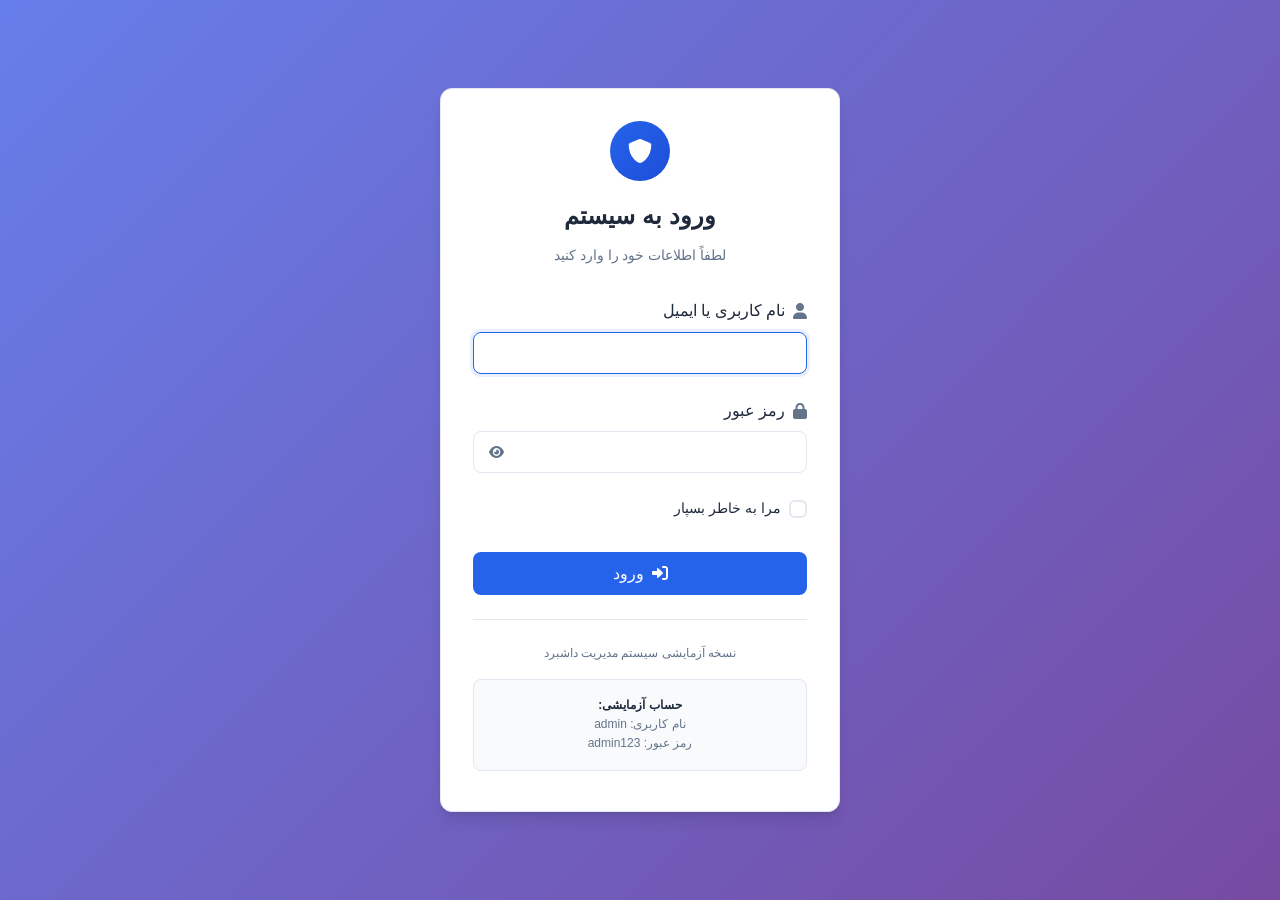
<file: index.html>
<!DOCTYPE html>
<html lang="fa" dir="rtl">
<head>
    <meta charset="UTF-8">
    <meta name="viewport" content="width=device-width, initial-scale=1.0">
    <title>سیستم مدیریت داشبرد</title>
    <style>
        body {
            margin: 0;
            padding: 0;
            min-height: 100vh;
            display: flex;
            align-items: center;
            justify-content: center;
            background: linear-gradient(135deg, #667eea 0%, #764ba2 100%);
            font-family: 'Segoe UI', Tahoma, Geneva, Verdana, sans-serif;
        }
        .container {
            text-align: center;
            color: white;
        }
        .logo {
            width: 80px;
            height: 80px;
            background: rgba(255,255,255,0.2);
            border-radius: 50%;
            display: flex;
            align-items: center;
            justify-content: center;
            margin: 0 auto 2rem;
            font-size: 2rem;
        }
        h1 {
            font-size: 2.5rem;
            margin-bottom: 1rem;
        }
        p {
            font-size: 1.25rem;
            margin-bottom: 2rem;
            opacity: 0.9;
        }
        .spinner {
            width: 40px;
            height: 40px;
            border: 4px solid rgba(255,255,255,0.3);
            border-top: 4px solid white;
            border-radius: 50%;
            animation: spin 1s linear infinite;
            margin: 0 auto;
        }
        @keyframes spin {
            0% { transform: rotate(0deg); }
            100% { transform: rotate(360deg); }
        }
    </style>
</head>
<body>
    <div class="container">
        <div class="logo">⚡</div>
        <h1>سیستم مدیریت داشبرد</h1>
        <p>در حال انتقال به صفحه ورود...</p>
        <div class="spinner"></div>
    </div>

    <script>
        // Redirect to login page immediately
        window.location.href = 'login.html';
    </script>
</body>
</html>
</file>
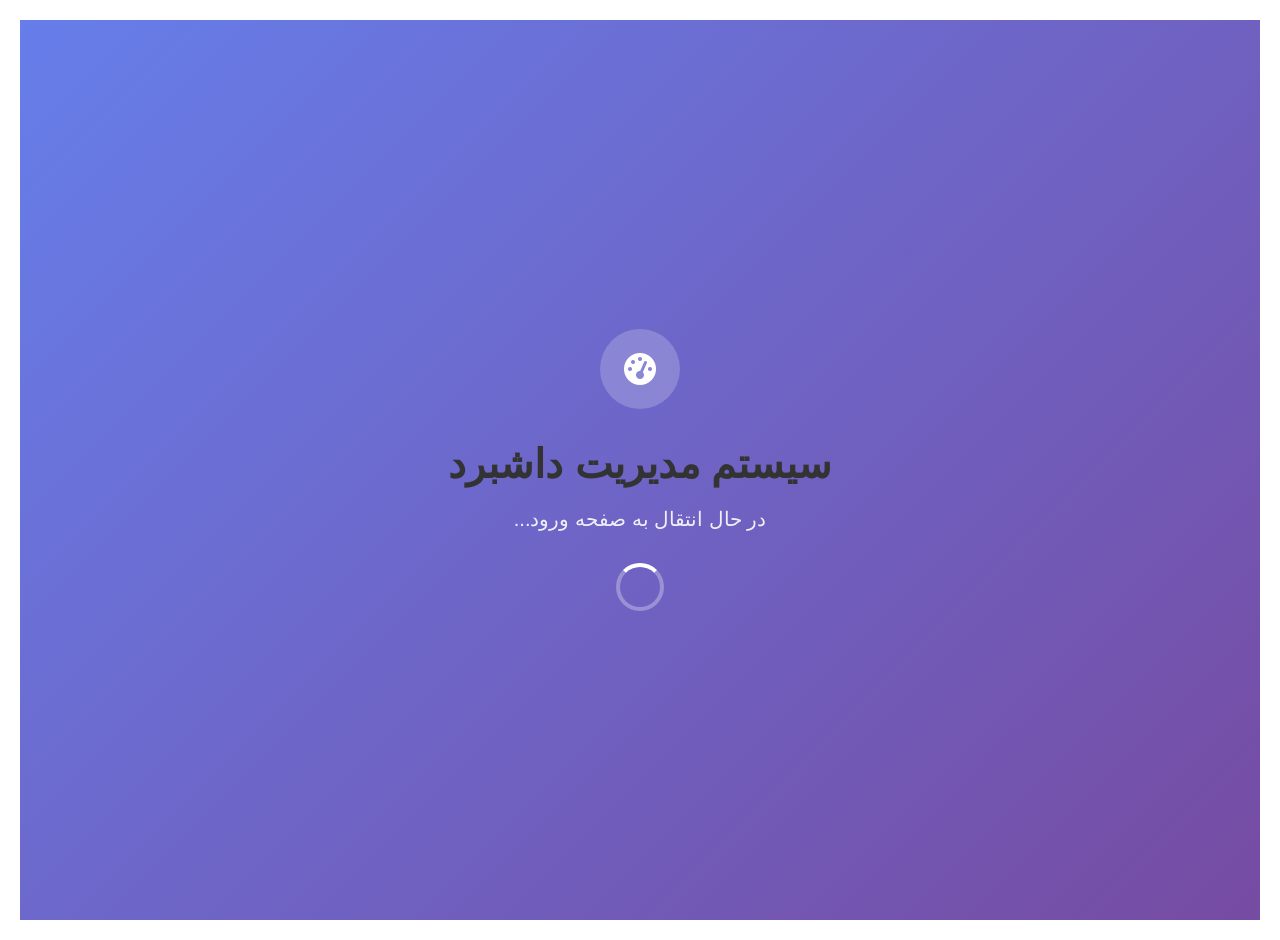
<file: frontend/index.html>
<!DOCTYPE html>
<html lang="fa" dir="rtl">
<head>
    <meta charset="UTF-8">
    <meta name="viewport" content="width=device-width, initial-scale=1.0">
    <title>سیستم مدیریت داشبرد</title>
    <link rel="stylesheet" href="css/style.css">
</head>
<body>
    <div style="min-height: 100vh; display: flex; align-items: center; justify-content: center; background: linear-gradient(135deg, #667eea 0%, #764ba2 100%);">
        <div style="text-align: center; color: white;">
            <div style="width: 80px; height: 80px; background: rgba(255,255,255,0.2); border-radius: 50%; display: flex; align-items: center; justify-content: center; margin: 0 auto 2rem; font-size: 2rem;">
                <i class="fas fa-tachometer-alt"></i>
            </div>
            <h1 style="font-size: 2.5rem; margin-bottom: 1rem;">سیستم مدیریت داشبرد</h1>
            <p style="font-size: 1.25rem; margin-bottom: 2rem; opacity: 0.9;">در حال انتقال به صفحه ورود...</p>
            <div style="width: 40px; height: 40px; border: 4px solid rgba(255,255,255,0.3); border-top: 4px solid white; border-radius: 50%; animation: spin 1s linear infinite; margin: 0 auto;"></div>
        </div>
    </div>

    <style>
        @keyframes spin {
            0% { transform: rotate(0deg); }
            100% { transform: rotate(360deg); }
        }
    </style>

    <script>
        // Redirect to login page after 2 seconds
        setTimeout(function() {
            window.location.href = 'login.html';
        }, 2000);
    </script>

    <link href="https://cdnjs.cloudflare.com/ajax/libs/font-awesome/6.0.0/css/all.min.css" rel="stylesheet">
</body>
</html>
</file>
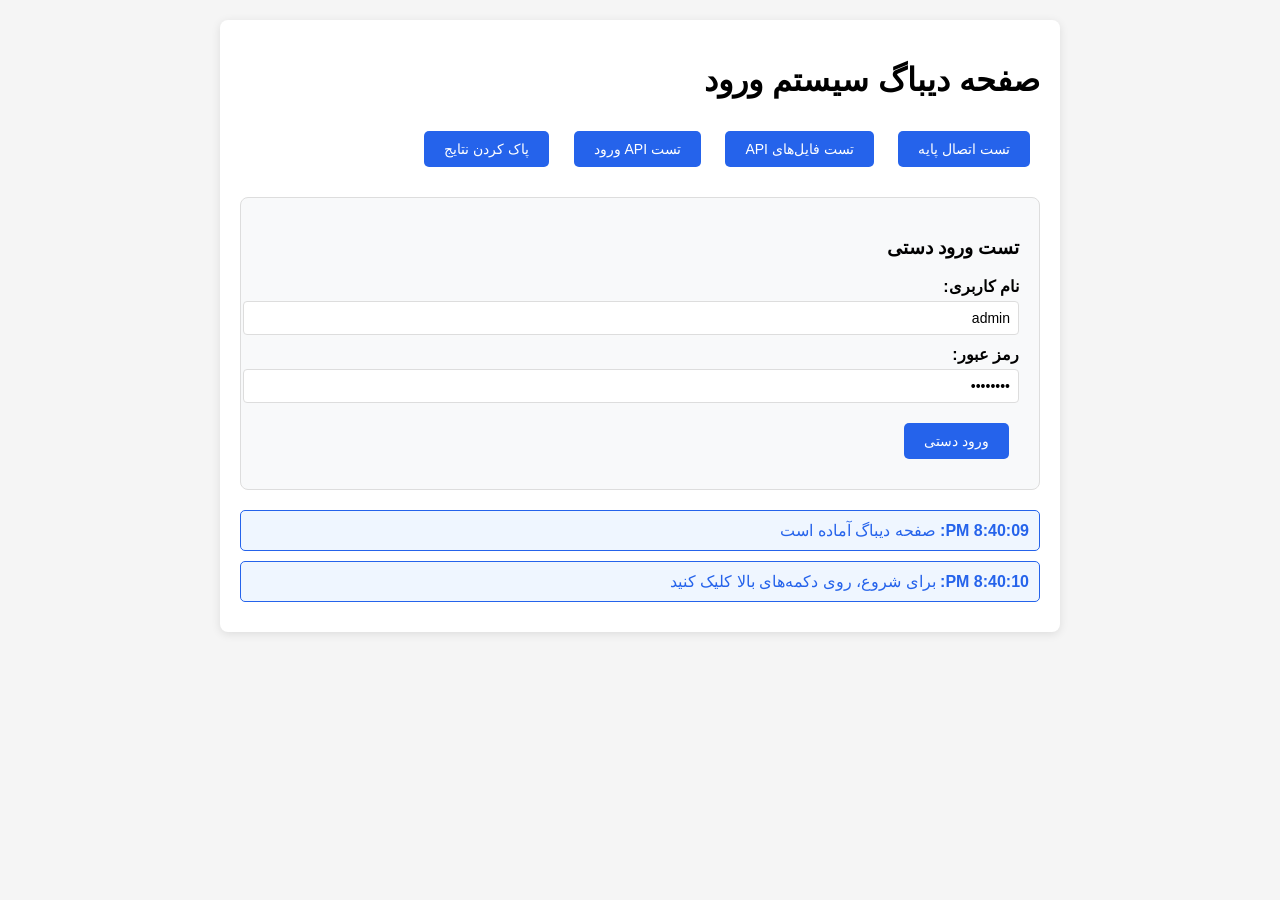
<file: debug.html>
<!DOCTYPE html>
<html lang="fa" dir="rtl">
<head>
    <meta charset="UTF-8">
    <meta name="viewport" content="width=device-width, initial-scale=1.0">
    <title>صفحه دیباگ</title>
    <style>
        body {
            font-family: 'Segoe UI', Tahoma, Geneva, Verdana, sans-serif;
            margin: 20px;
            background: #f5f5f5;
        }
        .container {
            max-width: 800px;
            margin: 0 auto;
            background: white;
            padding: 20px;
            border-radius: 8px;
            box-shadow: 0 2px 10px rgba(0,0,0,0.1);
        }
        .test-button {
            display: inline-block;
            margin: 10px;
            padding: 10px 20px;
            background: #2563eb;
            color: white;
            border: none;
            border-radius: 5px;
            cursor: pointer;
            font-size: 14px;
        }
        .test-button:hover {
            background: #1d4ed8;
        }
        .result {
            margin: 10px 0;
            padding: 10px;
            border: 1px solid #ddd;
            border-radius: 5px;
            background: #f9f9f9;
            max-height: 300px;
            overflow-y: auto;
        }
        .success { border-color: #059669; background: #f0fdf4; color: #059669; }
        .error { border-color: #dc2626; background: #fef2f2; color: #dc2626; }
        .info { border-color: #2563eb; background: #eff6ff; color: #2563eb; }
        
        .login-form {
            margin: 20px 0;
            padding: 20px;
            border: 1px solid #ddd;
            border-radius: 8px;
            background: #f8f9fa;
        }
        .form-group {
            margin: 10px 0;
        }
        .form-group label {
            display: block;
            margin-bottom: 5px;
            font-weight: bold;
        }
        .form-group input {
            width: 100%;
            padding: 8px;
            border: 1px solid #ddd;
            border-radius: 4px;
            font-size: 14px;
        }
    </style>
</head>
<body>
    <div class="container">
        <h1>صفحه دیباگ سیستم ورود</h1>
        
        <div style="margin: 20px 0;">
            <button class="test-button" onclick="testBasicFetch()">تست اتصال پایه</button>
            <button class="test-button" onclick="testAPIFiles()">تست فایل‌های API</button>
            <button class="test-button" onclick="testLoginAPI()">تست API ورود</button>
            <button class="test-button" onclick="clearResults()">پاک کردن نتایج</button>
        </div>
        
        <div class="login-form">
            <h3>تست ورود دستی</h3>
            <div class="form-group">
                <label>نام کاربری:</label>
                <input type="text" id="debugUsername" value="admin">
            </div>
            <div class="form-group">
                <label>رمز عبور:</label>
                <input type="password" id="debugPassword" value="admin123">
            </div>
            <button class="test-button" onclick="manualLogin()">ورود دستی</button>
        </div>
        
        <div id="results"></div>
    </div>

    <script>
        function addResult(message, type = 'info') {
            const results = document.getElementById('results');
            const div = document.createElement('div');
            div.className = `result ${type}`;
            div.innerHTML = `<strong>${new Date().toLocaleTimeString()}:</strong> ${message}`;
            results.appendChild(div);
            results.scrollTop = results.scrollHeight;
        }

        function clearResults() {
            document.getElementById('results').innerHTML = '';
        }

        async function testBasicFetch() {
            addResult('شروع تست اتصال پایه...', 'info');
            
            try {
                const response = await fetch('test.php');
                if (response.ok) {
                    addResult('✅ اتصال پایه به سرور موفقیت‌آمیز', 'success');
                } else {
                    addResult(`❌ خطا در اتصال: ${response.status}`, 'error');
                }
            } catch (error) {
                addResult(`❌ خطا در اتصال پایه: ${error.message}`, 'error');
            }
        }

        async function testAPIFiles() {
            addResult('شروع تست فایل‌های API...', 'info');
            
            const apiFiles = ['api/login.php', 'api/logout.php', 'api/session.php', 'api/users.php'];
            
            for (const file of apiFiles) {
                try {
                    const response = await fetch(file, { method: 'HEAD' });
                    if (response.ok || response.status === 405) {
                        addResult(`✅ فایل ${file} در دسترس است`, 'success');
                    } else {
                        addResult(`❌ فایل ${file} در دسترس نیست (${response.status})`, 'error');
                    }
                } catch (error) {
                    addResult(`❌ خطا در دسترسی به ${file}: ${error.message}`, 'error');
                }
            }
        }

        async function testLoginAPI() {
            addResult('شروع تست API ورود...', 'info');
            
            const loginData = {
                username: 'admin',
                password: 'admin123'
            };

            try {
                addResult(`درخواست POST به api/login.php با داده: ${JSON.stringify(loginData)}`, 'info');
                
                const response = await fetch('api/login.php', {
                    method: 'POST',
                    headers: {
                        'Content-Type': 'application/json'
                    },
                    body: JSON.stringify(loginData)
                });

                addResult(`کد پاسخ سرور: ${response.status}`, 'info');
                addResult(`نوع محتوا: ${response.headers.get('content-type')}`, 'info');

                const responseText = await response.text();
                addResult(`محتوای پاسخ: ${responseText}`, 'info');

                if (response.ok) {
                    try {
                        const jsonData = JSON.parse(responseText);
                        if (jsonData.success) {
                            addResult('✅ ورود موفقیت‌آمیز!', 'success');
                            addResult(`داده‌های کاربر: ${JSON.stringify(jsonData.user)}`, 'success');
                        } else {
                            addResult(`❌ ورود ناموفق: ${jsonData.message}`, 'error');
                        }
                    } catch (jsonError) {
                        addResult(`❌ خطا در تجزیه JSON: ${jsonError.message}`, 'error');
                    }
                } else {
                    addResult(`❌ خطای سرور: ${response.status}`, 'error');
                }

            } catch (error) {
                addResult(`❌ خطای شبکه: ${error.message}`, 'error');
            }
        }

        async function manualLogin() {
            const username = document.getElementById('debugUsername').value;
            const password = document.getElementById('debugPassword').value;
            
            addResult(`شروع ورود دستی با نام کاربری: ${username}`, 'info');
            
            if (!username || !password) {
                addResult('❌ نام کاربری و رمز عبور الزامی است', 'error');
                return;
            }

            try {
                const response = await fetch('api/login.php', {
                    method: 'POST',
                    headers: {
                        'Content-Type': 'application/json'
                    },
                    body: JSON.stringify({ username, password })
                });

                const responseText = await response.text();
                addResult(`پاسخ سرور: ${responseText}`, 'info');

                if (response.ok) {
                    const data = JSON.parse(responseText);
                    if (data.success) {
                        addResult('✅ ورود موفقیت‌آمیز! می‌توانید به dashboard.html بروید', 'success');
                        
                        // تست انتقال به داشبرد
                        setTimeout(() => {
                            if (confirm('آیا می‌خواهید به داشبرد منتقل شوید؟')) {
                                window.location.href = 'dashboard.html';
                            }
                        }, 2000);
                    } else {
                        addResult(`❌ ورود ناموفق: ${data.message}`, 'error');
                    }
                } else {
                    addResult(`❌ خطای سرور: ${response.status}`, 'error');
                }

            } catch (error) {
                addResult(`❌ خطا: ${error.message}`, 'error');
            }
        }

        // تست خودکار در شروع
        window.onload = function() {
            addResult('صفحه دیباگ آماده است', 'info');
            addResult('برای شروع، روی دکمه‌های بالا کلیک کنید', 'info');
        };
    </script>
</body>
</html>
</file>
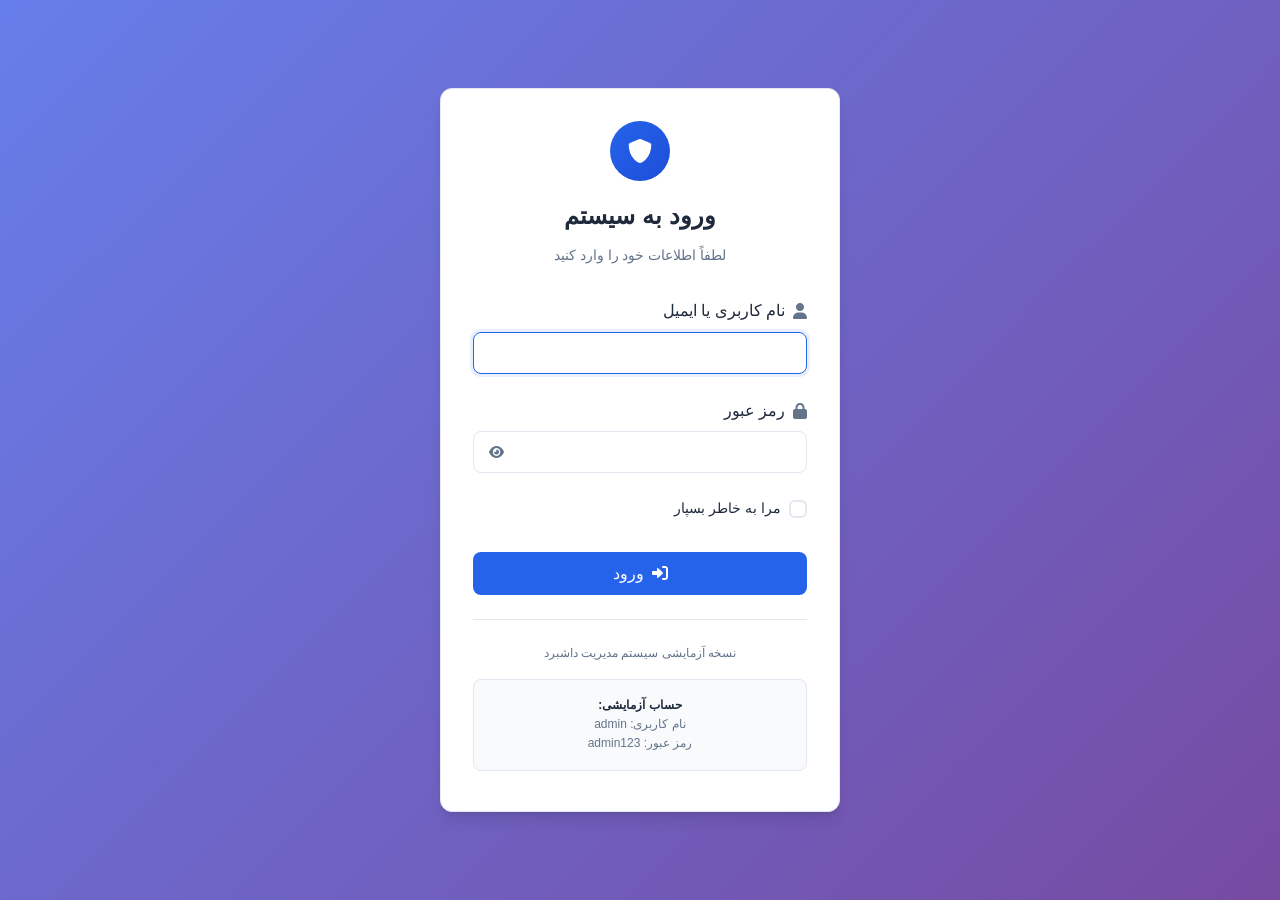
<file: login.html>
<!DOCTYPE html>
<html lang="fa" dir="rtl">
<head>
    <meta charset="UTF-8">
    <meta name="viewport" content="width=device-width, initial-scale=1.0">
    <title>ورود به سیستم - داشبرد مدیریت</title>
    <link rel="stylesheet" href="css/style.css">
    <link rel="stylesheet" href="css/login.css">
    <link href="https://cdnjs.cloudflare.com/ajax/libs/font-awesome/6.0.0/css/all.min.css" rel="stylesheet">
</head>
<body class="login-page">
    <div class="login-container">
        <div class="login-card">
            <div class="login-header">
                <div class="logo">
                    <i class="fas fa-shield-alt"></i>
                </div>
                <h1>ورود به سیستم</h1>
                <p>لطفاً اطلاعات خود را وارد کنید</p>
            </div>
            
            <form id="loginForm" class="login-form">
                <div class="form-group">
                    <label for="username">
                        <i class="fas fa-user"></i>
                        نام کاربری یا ایمیل
                    </label>
                    <input type="text" id="username" name="username" required>
                </div>
                
                <div class="form-group">
                    <label for="password">
                        <i class="fas fa-lock"></i>
                        رمز عبور
                    </label>
                    <div class="password-input">
                        <input type="password" id="password" name="password" required>
                        <button type="button" class="toggle-password" onclick="togglePassword()">
                            <i class="fas fa-eye"></i>
                        </button>
                    </div>
                </div>
                
                <div class="form-options">
                    <label class="checkbox-container">
                        <input type="checkbox" id="remember">
                        <span class="checkmark"></span>
                        مرا به خاطر بسپار
                    </label>
                </div>
                
                <button type="submit" class="login-btn" id="loginBtn">
                    <i class="fas fa-sign-in-alt"></i>
                    ورود
                </button>
            </form>
            
            <div id="errorMessage" class="error-message" style="display: none;"></div>
            <div id="successMessage" class="success-message" style="display: none;"></div>
            
            <div class="login-footer">
                <p>نسخه آزمایشی سیستم مدیریت داشبرد</p>
                <p class="demo-credentials">
                    <strong>حساب آزمایشی:</strong><br>
                    نام کاربری: admin<br>
                    رمز عبور: admin123
                </p>
            </div>
        </div>
    </div>
    
    <!-- Loading Overlay -->
    <div id="loadingOverlay" class="loading-overlay" style="display: none;">
        <div class="spinner"></div>
        <p>در حال ورود...</p>
    </div>
    
    <script src="js/auth.js"></script>
    <script src="js/login.js"></script>
</body>
</html>
</file>
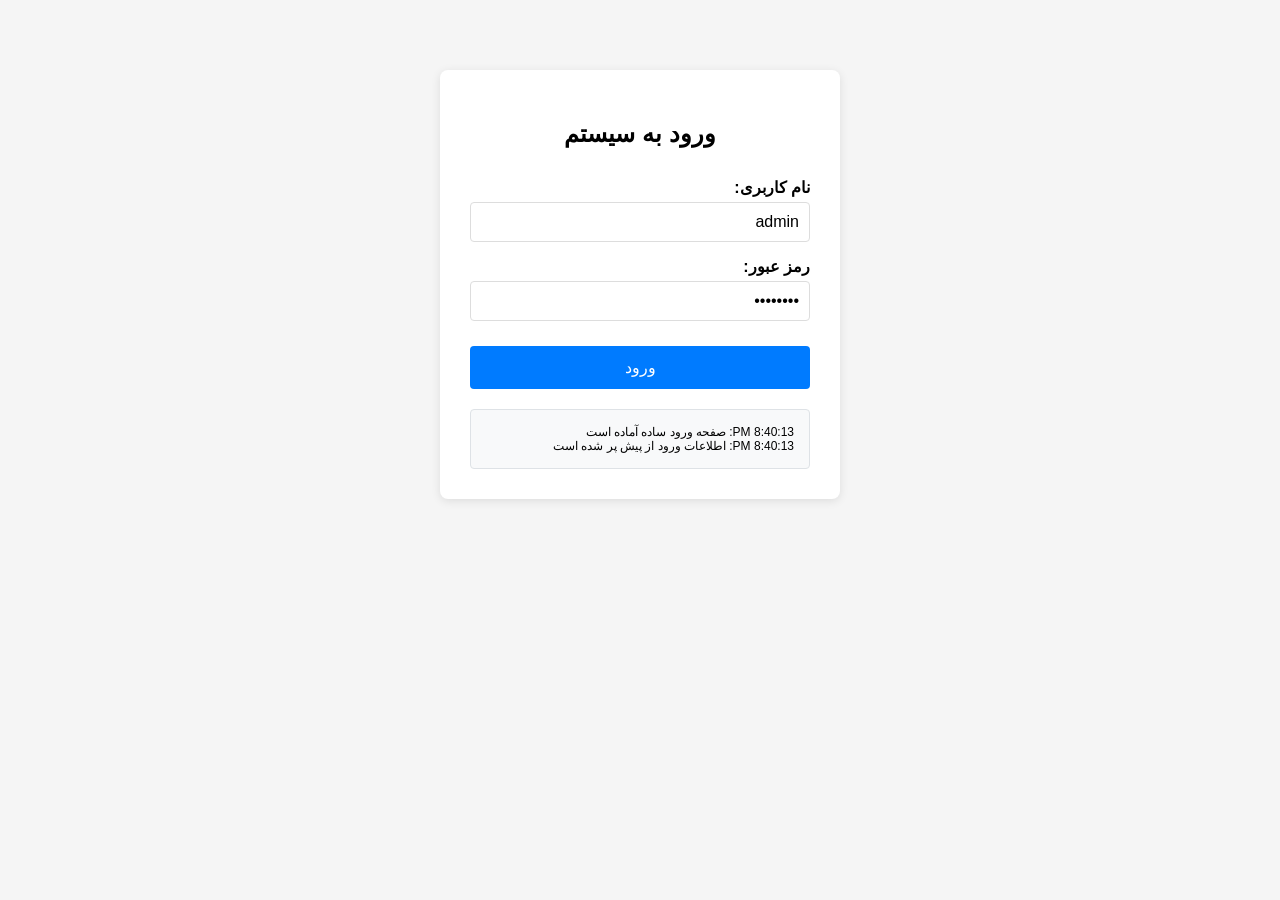
<file: simple-login.html>
<!DOCTYPE html>
<html lang="fa" dir="rtl">
<head>
    <meta charset="UTF-8">
    <meta name="viewport" content="width=device-width, initial-scale=1.0">
    <title>ورود ساده</title>
    <style>
        body {
            font-family: Arial, sans-serif;
            max-width: 400px;
            margin: 50px auto;
            padding: 20px;
            background: #f5f5f5;
        }
        .form-container {
            background: white;
            padding: 30px;
            border-radius: 8px;
            box-shadow: 0 2px 10px rgba(0,0,0,0.1);
        }
        .form-group {
            margin: 15px 0;
        }
        label {
            display: block;
            margin-bottom: 5px;
            font-weight: bold;
        }
        input {
            width: 100%;
            padding: 10px;
            border: 1px solid #ddd;
            border-radius: 4px;
            font-size: 16px;
            box-sizing: border-box;
        }
        button {
            width: 100%;
            padding: 12px;
            background: #007bff;
            color: white;
            border: none;
            border-radius: 4px;
            font-size: 16px;
            cursor: pointer;
            margin-top: 10px;
        }
        button:hover {
            background: #0056b3;
        }
        button:disabled {
            background: #6c757d;
            cursor: not-allowed;
        }
        .message {
            margin: 15px 0;
            padding: 10px;
            border-radius: 4px;
            text-align: center;
        }
        .success {
            background: #d4edda;
            color: #155724;
            border: 1px solid #c3e6cb;
        }
        .error {
            background: #f8d7da;
            color: #721c24;
            border: 1px solid #f5c6cb;
        }
        .loading {
            background: #cce7ff;
            color: #004085;
            border: 1px solid #99d3ff;
        }
        #debugInfo {
            margin-top: 20px;
            padding: 15px;
            background: #f8f9fa;
            border: 1px solid #dee2e6;
            border-radius: 4px;
            font-size: 12px;
            max-height: 200px;
            overflow-y: auto;
        }
    </style>
</head>
<body>
    <div class="form-container">
        <h2 style="text-align: center; margin-bottom: 30px;">ورود به سیستم</h2>
        
        <form id="loginForm">
            <div class="form-group">
                <label for="username">نام کاربری:</label>
                <input type="text" id="username" name="username" value="admin" required>
            </div>
            
            <div class="form-group">
                <label for="password">رمز عبور:</label>
                <input type="password" id="password" name="password" value="admin123" required>
            </div>
            
            <button type="submit" id="loginBtn">ورود</button>
        </form>
        
        <div id="message" style="display: none;"></div>
        
        <div id="debugInfo"></div>
    </div>

    <script>
        let debugInfo = document.getElementById('debugInfo');
        
        function log(message) {
            console.log(message);
            debugInfo.innerHTML += new Date().toLocaleTimeString() + ': ' + message + '<br>';
            debugInfo.scrollTop = debugInfo.scrollHeight;
        }
        
        function showMessage(text, type) {
            const messageDiv = document.getElementById('message');
            messageDiv.textContent = text;
            messageDiv.className = `message ${type}`;
            messageDiv.style.display = 'block';
        }
        
        function hideMessage() {
            document.getElementById('message').style.display = 'none';
        }
        
        function setLoading(loading) {
            const btn = document.getElementById('loginBtn');
            const form = document.getElementById('loginForm');
            
            if (loading) {
                btn.disabled = true;
                btn.textContent = 'در حال ورود...';
                showMessage('در حال ارسال درخواست...', 'loading');
            } else {
                btn.disabled = false;
                btn.textContent = 'ورود';
            }
        }
        
        document.getElementById('loginForm').addEventListener('submit', async function(e) {
            e.preventDefault();
            
            log('فرم ورود ارسال شد');
            
            const username = document.getElementById('username').value;
            const password = document.getElementById('password').value;
            
            log(`نام کاربری: ${username}`);
            log(`رمز عبور: ${password ? '[تنظیم شده]' : '[خالی]'}`);
            
            if (!username || !password) {
                showMessage('لطفاً نام کاربری و رمز عبور را وارد کنید', 'error');
                return;
            }
            
            setLoading(true);
            hideMessage();
            
            try {
                log('شروع درخواست ورود...');
                
                const requestData = { username, password };
                log(`داده‌های ارسالی: ${JSON.stringify(requestData)}`);
                
                const response = await fetch('api/login.php', {
                    method: 'POST',
                    headers: {
                        'Content-Type': 'application/json'
                    },
                    body: JSON.stringify(requestData)
                });
                
                log(`کد پاسخ: ${response.status}`);
                log(`وضعیت: ${response.statusText}`);
                log(`نوع محتوا: ${response.headers.get('content-type')}`);
                
                const responseText = await response.text();
                log(`محتوای پاسخ: ${responseText}`);
                
                if (response.ok) {
                    try {
                        const data = JSON.parse(responseText);
                        log(`JSON پارس شد: ${JSON.stringify(data)}`);
                        
                        if (data.success) {
                            log('ورود موفقیت‌آمیز!');
                            showMessage('ورود موفقیت‌آمیز! در حال انتقال...', 'success');
                            
                            setTimeout(() => {
                                log('انتقال به داشبرد...');
                                window.location.href = 'dashboard.html';
                            }, 2000);
                        } else {
                            log(`ورود ناموفق: ${data.message}`);
                            showMessage(data.message || 'ورود ناموفق', 'error');
                        }
                    } catch (jsonError) {
                        log(`خطا در پارس JSON: ${jsonError.message}`);
                        showMessage('پاسخ سرور نامعتبر است', 'error');
                    }
                } else {
                    log(`خطای HTTP: ${response.status}`);
                    showMessage(`خطای سرور: ${response.status}`, 'error');
                }
                
            } catch (networkError) {
                log(`خطای شبکه: ${networkError.message}`);
                showMessage('خطا در اتصال به سرور', 'error');
            } finally {
                setLoading(false);
            }
        });
        
        // تست اولیه
        window.onload = function() {
            log('صفحه ورود ساده آماده است');
            log('اطلاعات ورود از پیش پر شده است');
        };
        
        // تابع تست دستی
        window.testDirectAPI = async function() {
            log('تست مستقیم API...');
            
            try {
                const response = await fetch('api/login.php', {
                    method: 'POST',
                    headers: { 'Content-Type': 'application/json' },
                    body: JSON.stringify({ username: 'admin', password: 'admin123' })
                });
                
                const text = await response.text();
                log(`نتیجه تست مستقیم: ${text}`);
                
            } catch (error) {
                log(`خطا در تست مستقیم: ${error.message}`);
            }
        };
    </script>
</body>
</html>
</file>
<file: frontend/css/style.css>
body {
    font-family: sans-serif;
    margin: 20px;
}

h1 {
    text-align: center;
    color: #333;
}
</file>
<file: css/style.css>
/* Global Styles */
* {
    margin: 0;
    padding: 0;
    box-sizing: border-box;
}

:root {
    --primary-color: #2563eb;
    --primary-dark: #1d4ed8;
    --secondary-color: #64748b;
    --success-color: #059669;
    --warning-color: #d97706;
    --danger-color: #dc2626;
    --background-color: #f8fafc;
    --surface-color: #ffffff;
    --text-primary: #1e293b;
    --text-secondary: #64748b;
    --border-color: #e2e8f0;
    --shadow-sm: 0 1px 2px 0 rgb(0 0 0 / 0.05);
    --shadow-md: 0 4px 6px -1px rgb(0 0 0 / 0.1), 0 2px 4px -2px rgb(0 0 0 / 0.1);
    --shadow-lg: 0 10px 15px -3px rgb(0 0 0 / 0.1), 0 4px 6px -4px rgb(0 0 0 / 0.1);
    --radius-sm: 0.375rem;
    --radius-md: 0.5rem;
    --radius-lg: 0.75rem;
}

body {
    font-family: 'Segoe UI', Tahoma, Geneva, Verdana, sans-serif;
    background-color: var(--background-color);
    color: var(--text-primary);
    line-height: 1.6;
    direction: rtl;
}

/* Button Styles */
.btn {
    display: inline-flex;
    align-items: center;
    gap: 0.5rem;
    padding: 0.5rem 1rem;
    border: none;
    border-radius: var(--radius-md);
    font-size: 0.875rem;
    font-weight: 500;
    cursor: pointer;
    transition: all 0.2s;
    text-decoration: none;
    white-space: nowrap;
}

.btn:hover {
    transform: translateY(-1px);
    box-shadow: var(--shadow-md);
}

.btn-primary {
    background-color: var(--primary-color);
    color: white;
}

.btn-primary:hover {
    background-color: var(--primary-dark);
}

.btn-secondary {
    background-color: var(--secondary-color);
    color: white;
}

.btn-secondary:hover {
    background-color: #475569;
}

.btn-success {
    background-color: var(--success-color);
    color: white;
}

.btn-success:hover {
    background-color: #047857;
}

.btn-warning {
    background-color: var(--warning-color);
    color: white;
}

.btn-warning:hover {
    background-color: #b45309;
}

.btn-danger {
    background-color: var(--danger-color);
    color: white;
}

.btn-danger:hover {
    background-color: #b91c1c;
}

.btn-outline {
    background-color: transparent;
    border: 1px solid var(--border-color);
    color: var(--text-primary);
}

.btn-outline:hover {
    background-color: var(--background-color);
}

/* Form Styles */
.form-group {
    margin-bottom: 1rem;
}

.form-group label {
    display: block;
    margin-bottom: 0.5rem;
    font-weight: 500;
    color: var(--text-primary);
}

.form-group input,
.form-group select,
.form-group textarea {
    width: 100%;
    padding: 0.75rem;
    border: 1px solid var(--border-color);
    border-radius: var(--radius-md);
    font-size: 0.875rem;
    transition: border-color 0.2s, box-shadow 0.2s;
}

.form-group input:focus,
.form-group select:focus,
.form-group textarea:focus {
    outline: none;
    border-color: var(--primary-color);
    box-shadow: 0 0 0 3px rgb(37 99 235 / 0.1);
}

.form-row {
    display: grid;
    grid-template-columns: repeat(auto-fit, minmax(250px, 1fr));
    gap: 1rem;
}

/* Table Styles */
.data-table {
    width: 100%;
    border-collapse: collapse;
    background-color: var(--surface-color);
    border-radius: var(--radius-lg);
    overflow: hidden;
    box-shadow: var(--shadow-sm);
}

.data-table th,
.data-table td {
    padding: 0.75rem 1rem;
    text-align: right;
    border-bottom: 1px solid var(--border-color);
}

.data-table th {
    background-color: #f1f5f9;
    font-weight: 600;
    color: var(--text-primary);
}

.data-table tbody tr:hover {
    background-color: #f8fafc;
}

/* Card Styles */
.card {
    background-color: var(--surface-color);
    border-radius: var(--radius-lg);
    padding: 1.5rem;
    box-shadow: var(--shadow-sm);
    border: 1px solid var(--border-color);
}

.card-header {
    margin-bottom: 1rem;
    padding-bottom: 1rem;
    border-bottom: 1px solid var(--border-color);
}

.card-title {
    font-size: 1.25rem;
    font-weight: 600;
    color: var(--text-primary);
}

/* Modal Styles */
.modal {
    position: fixed;
    top: 0;
    left: 0;
    width: 100%;
    height: 100%;
    background-color: rgba(0, 0, 0, 0.5);
    display: flex;
    align-items: center;
    justify-content: center;
    z-index: 1000;
    backdrop-filter: blur(4px);
}

.modal-content {
    background-color: var(--surface-color);
    border-radius: var(--radius-lg);
    padding: 2rem;
    max-width: 90vw;
    max-height: 90vh;
    overflow-y: auto;
    box-shadow: var(--shadow-lg);
    animation: modalSlideIn 0.3s ease-out;
}

@keyframes modalSlideIn {
    from {
        opacity: 0;
        transform: translateY(-20px) scale(0.95);
    }
    to {
        opacity: 1;
        transform: translateY(0) scale(1);
    }
}

.modal-header {
    display: flex;
    justify-content: space-between;
    align-items: center;
    margin-bottom: 1.5rem;
    padding-bottom: 1rem;
    border-bottom: 1px solid var(--border-color);
}

.modal-header h2 {
    font-size: 1.5rem;
    font-weight: 600;
    color: var(--text-primary);
}

.close-btn {
    background: none;
    border: none;
    font-size: 1.5rem;
    cursor: pointer;
    color: var(--text-secondary);
    padding: 0.25rem;
    border-radius: var(--radius-sm);
    transition: color 0.2s, background-color 0.2s;
}

.close-btn:hover {
    color: var(--text-primary);
    background-color: var(--background-color);
}

.modal-actions {
    display: flex;
    gap: 1rem;
    justify-content: flex-end;
    margin-top: 2rem;
    padding-top: 1rem;
    border-top: 1px solid var(--border-color);
}

/* Loading Overlay */
.loading-overlay {
    position: fixed;
    top: 0;
    left: 0;
    width: 100%;
    height: 100%;
    background-color: rgba(255, 255, 255, 0.8);
    display: flex;
    flex-direction: column;
    align-items: center;
    justify-content: center;
    z-index: 9999;
    backdrop-filter: blur(2px);
}

.spinner {
    width: 40px;
    height: 40px;
    border: 4px solid var(--border-color);
    border-top: 4px solid var(--primary-color);
    border-radius: 50%;
    animation: spin 1s linear infinite;
    margin-bottom: 1rem;
}

@keyframes spin {
    0% { transform: rotate(0deg); }
    100% { transform: rotate(360deg); }
}

/* Message Styles */
.message {
    padding: 1rem;
    border-radius: var(--radius-md);
    margin-bottom: 1rem;
    border: 1px solid;
}

.success-message {
    background-color: #f0fdf4;
    border-color: var(--success-color);
    color: var(--success-color);
}

.error-message {
    background-color: #fef2f2;
    border-color: var(--danger-color);
    color: var(--danger-color);
}

.warning-message {
    background-color: #fffbeb;
    border-color: var(--warning-color);
    color: var(--warning-color);
}

.info-message {
    background-color: #eff6ff;
    border-color: var(--primary-color);
    color: var(--primary-color);
}

/* Utility Classes */
.text-center {
    text-align: center;
}

.text-right {
    text-align: right;
}

.text-left {
    text-align: left;
}

.mt-1 { margin-top: 0.25rem; }
.mt-2 { margin-top: 0.5rem; }
.mt-3 { margin-top: 0.75rem; }
.mt-4 { margin-top: 1rem; }

.mb-1 { margin-bottom: 0.25rem; }
.mb-2 { margin-bottom: 0.5rem; }
.mb-3 { margin-bottom: 0.75rem; }
.mb-4 { margin-bottom: 1rem; }

.p-1 { padding: 0.25rem; }
.p-2 { padding: 0.5rem; }
.p-3 { padding: 0.75rem; }
.p-4 { padding: 1rem; }

.hidden {
    display: none !important;
}

.fade-in {
    animation: fadeIn 0.3s ease-in;
}

@keyframes fadeIn {
    from { opacity: 0; }
    to { opacity: 1; }
}

/* Responsive Design */
@media (max-width: 768px) {
    .modal-content {
        margin: 1rem;
        padding: 1rem;
    }
    
    .form-row {
        grid-template-columns: 1fr;
    }
    
    .btn {
        padding: 0.75rem 1rem;
        font-size: 0.875rem;
    }
    
    .data-table {
        font-size: 0.75rem;
    }
    
    .data-table th,
    .data-table td {
        padding: 0.5rem;
    }
}

/* RTL Specific Styles */
[dir="rtl"] .btn {
    direction: rtl;
}

[dir="rtl"] .modal-actions {
    justify-content: flex-start;
}

[dir="rtl"] .data-table th,
[dir="rtl"] .data-table td {
    text-align: right;
}

/* Animation Classes */
.slide-in-right {
    animation: slideInRight 0.3s ease-out;
}

.slide-in-left {
    animation: slideInLeft 0.3s ease-out;
}

@keyframes slideInRight {
    from {
        opacity: 0;
        transform: translateX(20px);
    }
    to {
        opacity: 1;
        transform: translateX(0);
    }
}

@keyframes slideInLeft {
    from {
        opacity: 0;
        transform: translateX(-20px);
    }
    to {
        opacity: 1;
        transform: translateX(0);
    }
}

/* Status Badge */
.status-badge {
    display: inline-block;
    padding: 0.25rem 0.5rem;
    border-radius: var(--radius-sm);
    font-size: 0.75rem;
    font-weight: 500;
    text-transform: uppercase;
}

.status-active {
    background-color: #dcfce7;
    color: var(--success-color);
}

.status-inactive {
    background-color: #f1f5f9;
    color: var(--secondary-color);
}

.status-suspended {
    background-color: #fef2f2;
    color: var(--danger-color);
}
</file>
<file: css/login.css>
/* Login Page Styles */
.login-page {
    min-height: 100vh;
    background: linear-gradient(135deg, #667eea 0%, #764ba2 100%);
    display: flex;
    align-items: center;
    justify-content: center;
    padding: 1rem;
}

.login-container {
    width: 100%;
    max-width: 400px;
}

.login-card {
    background-color: var(--surface-color);
    border-radius: var(--radius-lg);
    padding: 2rem;
    box-shadow: var(--shadow-lg);
    border: 1px solid var(--border-color);
    animation: slideInUp 0.5s ease-out;
}

@keyframes slideInUp {
    from {
        opacity: 0;
        transform: translateY(30px);
    }
    to {
        opacity: 1;
        transform: translateY(0);
    }
}

.login-header {
    text-align: center;
    margin-bottom: 2rem;
}

.login-header .logo {
    width: 60px;
    height: 60px;
    background: linear-gradient(135deg, var(--primary-color), var(--primary-dark));
    border-radius: 50%;
    display: flex;
    align-items: center;
    justify-content: center;
    margin: 0 auto 1rem;
    color: white;
    font-size: 1.5rem;
}

.login-header h1 {
    font-size: 1.5rem;
    font-weight: 600;
    color: var(--text-primary);
    margin-bottom: 0.5rem;
}

.login-header p {
    color: var(--text-secondary);
    font-size: 0.875rem;
}

.login-form {
    margin-bottom: 1.5rem;
}

.login-form .form-group {
    margin-bottom: 1.5rem;
}

.login-form label {
    display: flex;
    align-items: center;
    gap: 0.5rem;
    margin-bottom: 0.5rem;
    font-weight: 500;
    color: var(--text-primary);
}

.login-form label i {
    color: var(--text-secondary);
}

.password-input {
    position: relative;
}

.password-input input {
    padding-left: 3rem;
}

.toggle-password {
    position: absolute;
    left: 0.75rem;
    top: 50%;
    transform: translateY(-50%);
    background: none;
    border: none;
    color: var(--text-secondary);
    cursor: pointer;
    padding: 0.25rem;
    border-radius: var(--radius-sm);
    transition: color 0.2s;
}

.toggle-password:hover {
    color: var(--text-primary);
}

.form-options {
    display: flex;
    justify-content: space-between;
    align-items: center;
    margin-bottom: 1.5rem;
}

.checkbox-container {
    position: relative;
    display: flex;
    align-items: center;
    gap: 0.5rem;
    cursor: pointer;
    font-size: 0.875rem;
    color: var(--text-secondary);
}

.checkbox-container input[type="checkbox"] {
    position: absolute;
    opacity: 0;
    cursor: pointer;
    height: 0;
    width: 0;
}

.checkmark {
    height: 18px;
    width: 18px;
    background-color: var(--surface-color);
    border: 2px solid var(--border-color);
    border-radius: var(--radius-sm);
    transition: all 0.2s;
}

.checkbox-container:hover input ~ .checkmark {
    border-color: var(--primary-color);
}

.checkbox-container input:checked ~ .checkmark {
    background-color: var(--primary-color);
    border-color: var(--primary-color);
}

.checkmark:after {
    content: "";
    position: absolute;
    display: none;
}

.checkbox-container input:checked ~ .checkmark:after {
    display: block;
}

.checkbox-container .checkmark:after {
    left: 5px;
    top: 2px;
    width: 4px;
    height: 8px;
    border: solid white;
    border-width: 0 2px 2px 0;
    transform: rotate(45deg);
}

.login-btn {
    width: 100%;
    padding: 0.75rem 1rem;
    background-color: var(--primary-color);
    color: white;
    border: none;
    border-radius: var(--radius-md);
    font-size: 1rem;
    font-weight: 500;
    cursor: pointer;
    transition: all 0.2s;
    display: flex;
    align-items: center;
    justify-content: center;
    gap: 0.5rem;
}

.login-btn:hover {
    background-color: var(--primary-dark);
    transform: translateY(-2px);
    box-shadow: var(--shadow-md);
}

.login-btn:active {
    transform: translateY(0);
}

.login-btn:disabled {
    opacity: 0.6;
    cursor: not-allowed;
    transform: none;
}

.login-footer {
    text-align: center;
    padding-top: 1.5rem;
    border-top: 1px solid var(--border-color);
}

.login-footer p {
    color: var(--text-secondary);
    font-size: 0.75rem;
    margin-bottom: 0.5rem;
}

.demo-credentials {
    background-color: #f8fafc;
    padding: 1rem;
    border-radius: var(--radius-md);
    border: 1px solid var(--border-color);
    margin-top: 1rem;
}

.demo-credentials strong {
    color: var(--text-primary);
}

/* Error and Success Messages in Login */
.login-card .error-message,
.login-card .success-message {
    margin-bottom: 1rem;
    padding: 0.75rem;
    border-radius: var(--radius-md);
    font-size: 0.875rem;
    text-align: center;
}

.login-card .error-message {
    background-color: #fef2f2;
    border: 1px solid #fecaca;
    color: #dc2626;
}

.login-card .success-message {
    background-color: #f0fdf4;
    border: 1px solid #bbf7d0;
    color: #059669;
}

/* Loading state for login button */
.login-btn.loading {
    pointer-events: none;
    opacity: 0.7;
}

.login-btn.loading .spinner {
    width: 20px;
    height: 20px;
    margin-bottom: 0;
}

/* Responsive Design for Login */
@media (max-width: 480px) {
    .login-page {
        padding: 0.5rem;
    }
    
    .login-card {
        padding: 1.5rem;
    }
    
    .login-header h1 {
        font-size: 1.25rem;
    }
    
    .login-header .logo {
        width: 50px;
        height: 50px;
        font-size: 1.25rem;
    }
    
    .demo-credentials {
        padding: 0.75rem;
        font-size: 0.75rem;
    }
}

/* Focus styles for accessibility */
.login-form input:focus,
.login-btn:focus,
.toggle-password:focus {
    outline: none;
    box-shadow: 0 0 0 3px rgb(37 99 235 / 0.1);
}

.checkbox-container:focus-within .checkmark {
    border-color: var(--primary-color);
    box-shadow: 0 0 0 3px rgb(37 99 235 / 0.1);
}

/* Animation for form validation */
.form-group.error input {
    border-color: var(--danger-color);
    animation: shake 0.5s ease-in-out;
}

@keyframes shake {
    0%, 20%, 40%, 60%, 80% {
        transform: translateX(0);
    }
    10%, 30%, 50%, 70%, 90% {
        transform: translateX(-5px);
    }
}

/* Forgot password link */
.forgot-password {
    color: var(--primary-color);
    text-decoration: none;
    font-size: 0.875rem;
    transition: color 0.2s;
}

.forgot-password:hover {
    color: var(--primary-dark);
    text-decoration: underline;
}
</file>
